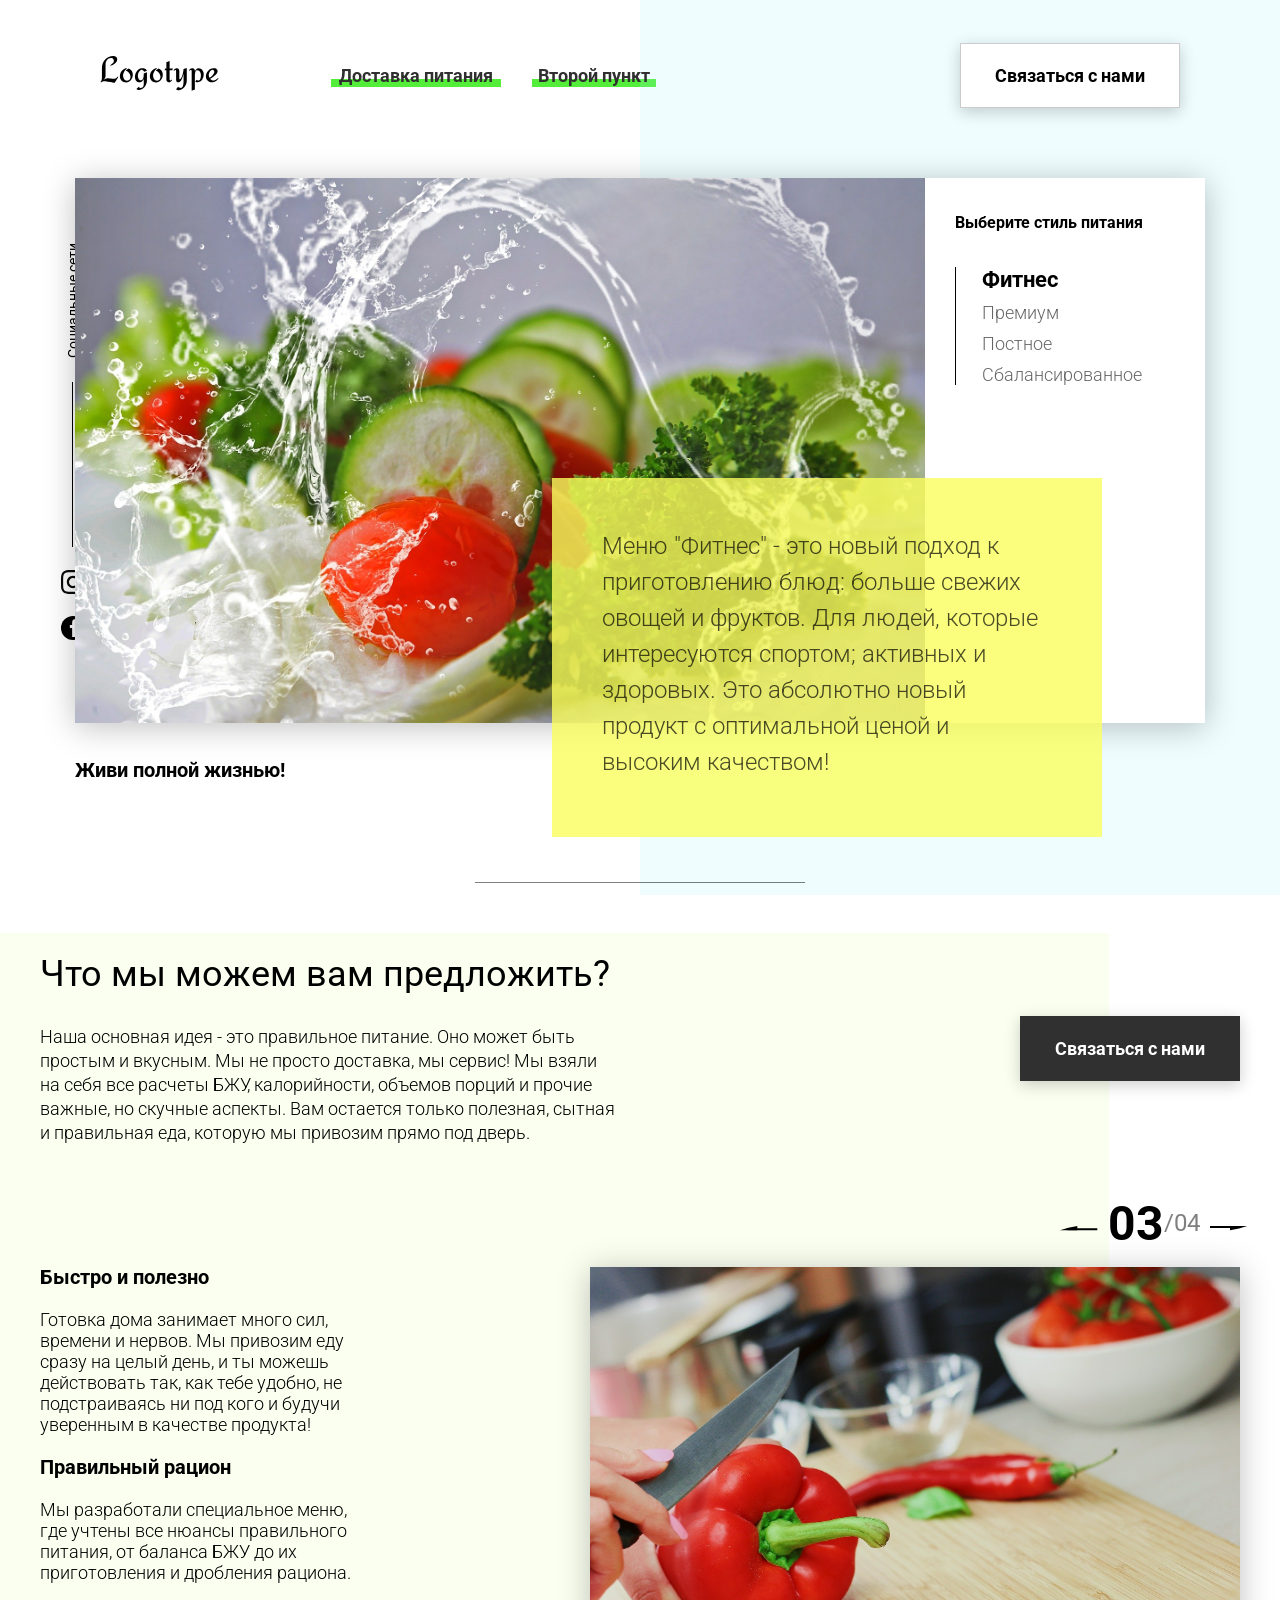
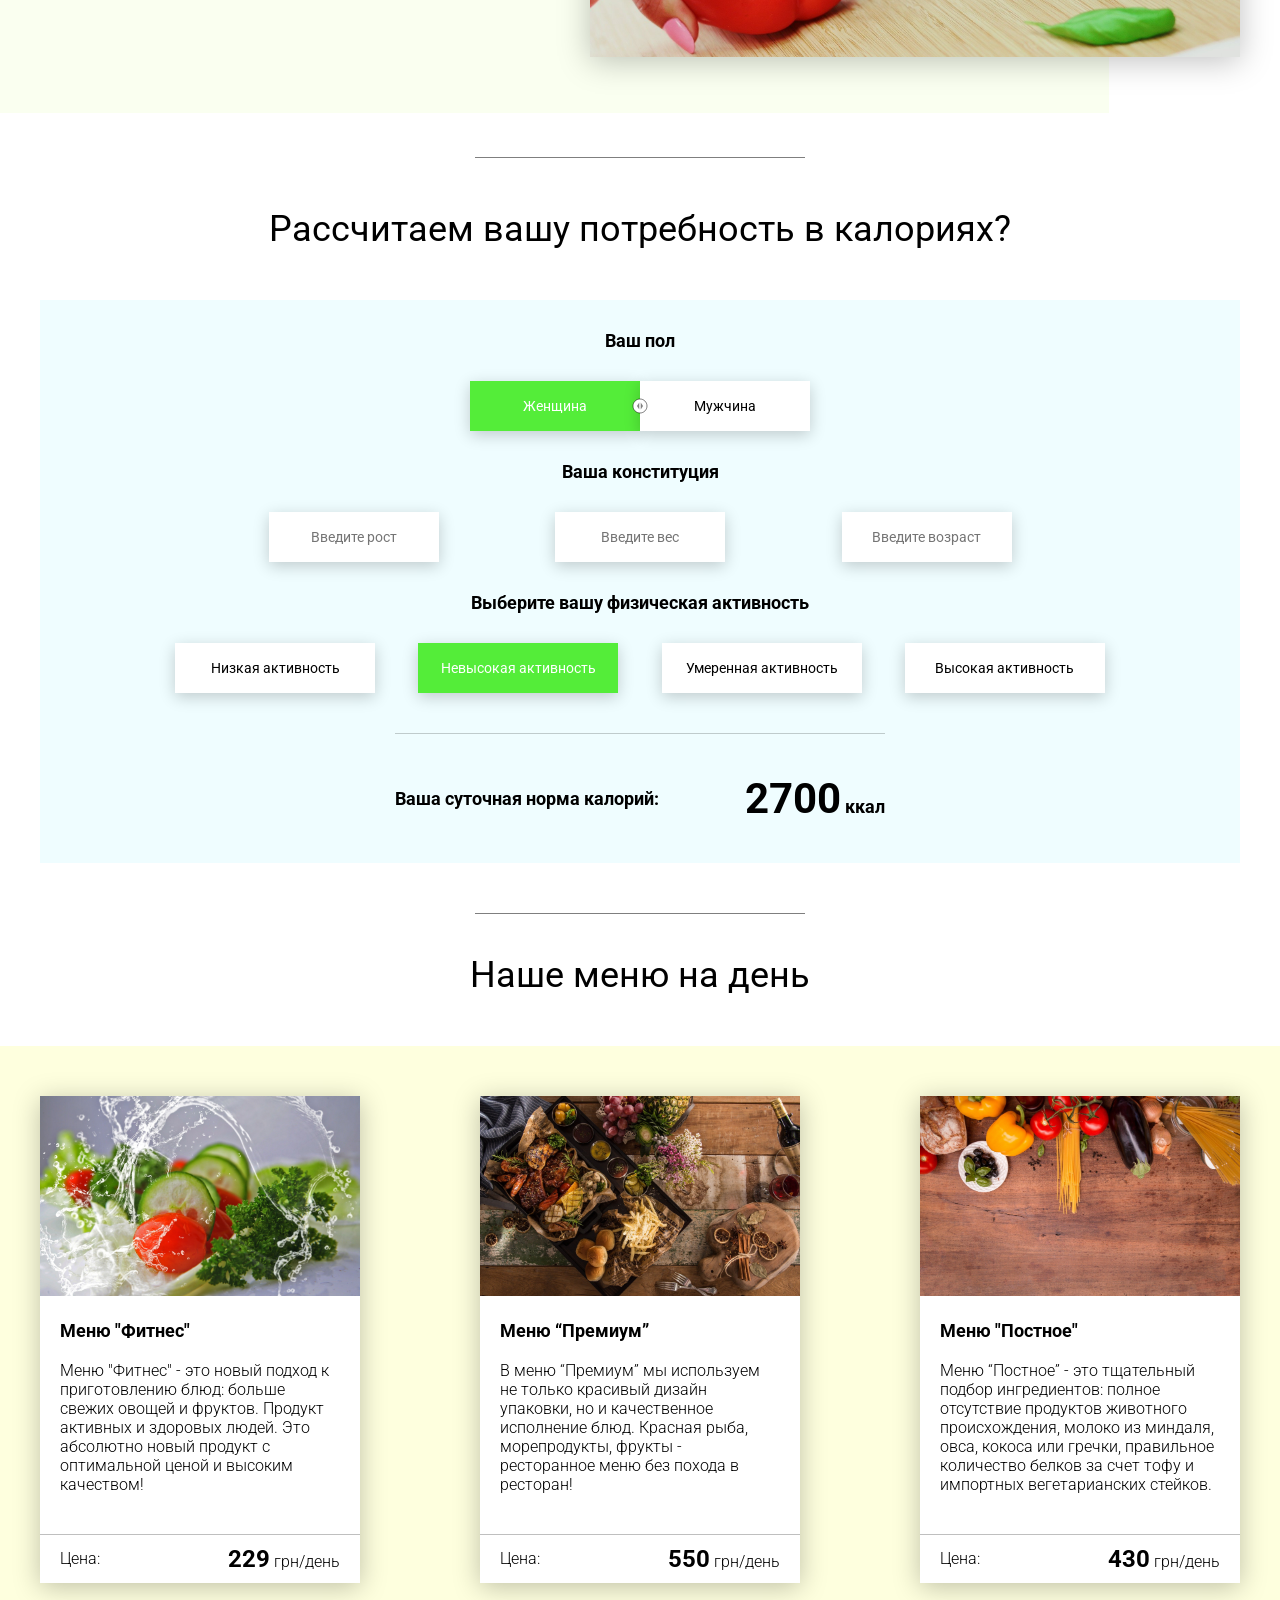
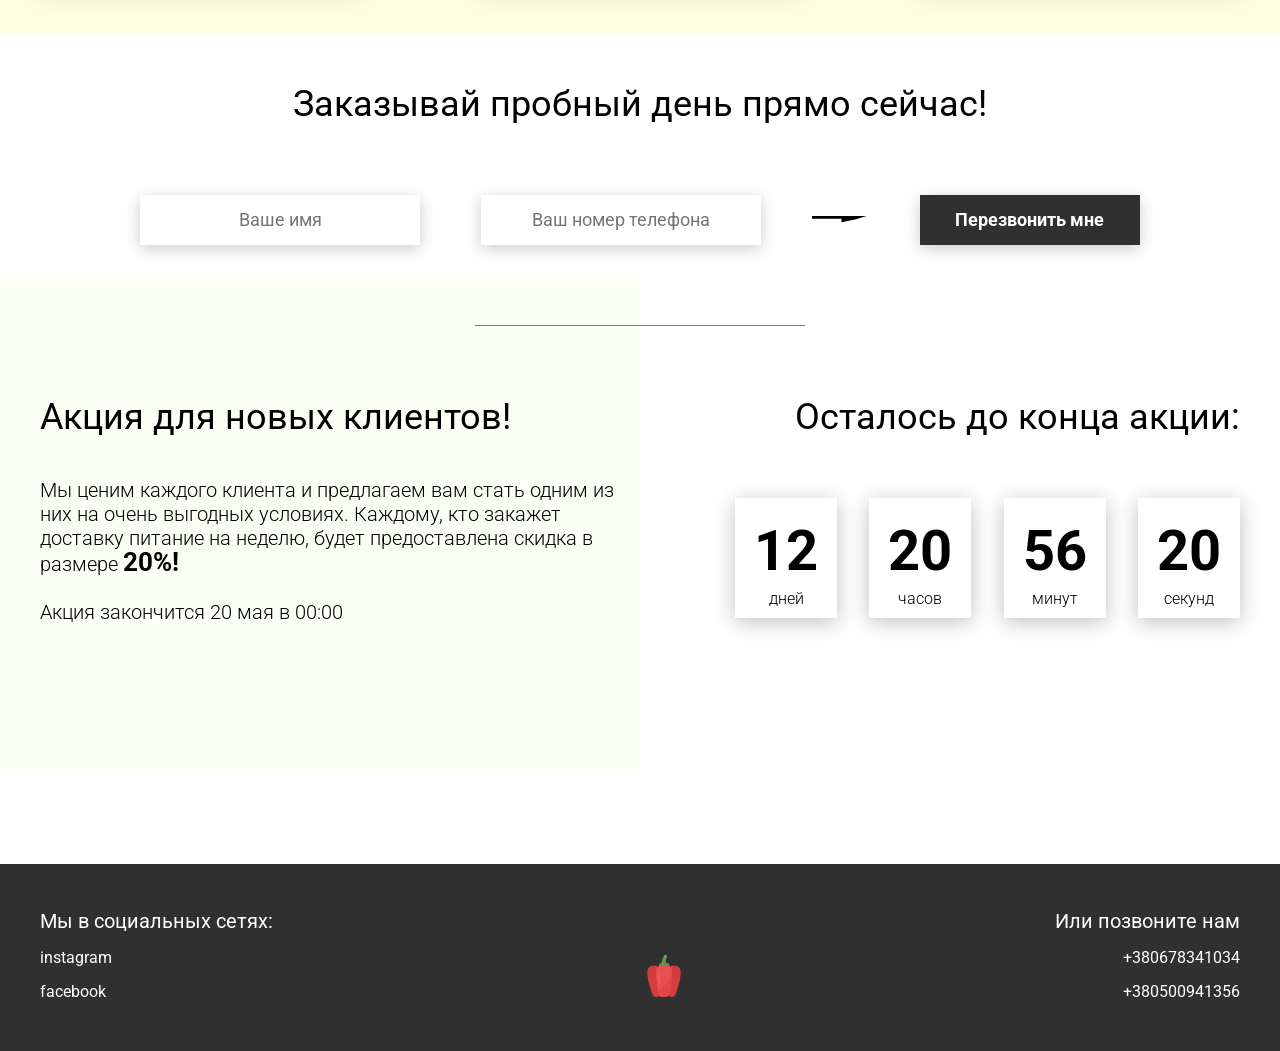
<file: unit3/task0/index.html>
<!DOCTYPE html>
<html lang="en">
<head>
    <meta charset="UTF-8">
    <meta name="viewport" content="width=device-width, initial-scale=1.0">
    <title>Food</title>
    <link rel="stylesheet" href="css/style.css">
</head>
<body>
    <header class="header">
        <div class="header__left-block">
            <div class="header__logo">
                <img src="icons/logo.svg" alt="Логотип">
            </div>
            <nav class="header__links">
                <a href="#" class="header__link">Доставка питания</a>
                <a href="#" class="header__link">Второй пункт</a>
            </nav>
        </div>
        <div class="header__right-block">
            <button class="btn btn_white">Связаться с нами</button>
        </div>
    </header>
    <div class="sidepanel">
        <div class="sidepanel__text"><span>Социальные сети</span></div>
        <div class="sidepanel__divider"></div>
        <a href="#" class="sidepanel__icon">
            <img src="icons/instagram.svg" alt="instagram">
        </a>
        <a href="#" class="sidepanel__icon">
            <img src="icons/facebook.svg" alt="facebook">
        </a>
    </div>

    <div class="preview">
        <div class="bgc_blue"></div>
        <div class="container">
            <div class="tabcontainer">
                <div class="tabcontent">
                    <img src="img/tabs/vegy.jpg" alt="vegy">
                    <div class="tabcontent__descr">
                        Меню "Фитнес" - это новый подход к приготовлению блюд: больше свежих овощей и фруктов. Для людей, которые интересуются спортом; активных и здоровых. Это абсолютно новый продукт с оптимальной ценой и высоким качеством!
                    </div>
                </div>
                <!-- <div class="tabcontent">
                    <img src="img/tabs/elite.jpg" alt="elite">
                    <div class="tabcontent__descr">
                        Меню “Премиум” - мы используем не только красивый дизайн упаковки, но и качественное исполнение блюд. Красная рыба, морепродукты, фрукты - ресторанное меню без похода в ресторан!                                     
                    </div>
                </div> -->
                <!-- <div class="tabcontent">
                    <img src="img/tabs/post.jpg" alt="post">
                    <div class="tabcontent__descr">
                        Наше специальное “Постное меню” - это тщательный подбор ингредиентов: полное отсутствие продуктов животного происхождения. Полная гармония с собой и природой в каждом элементе! Все будет Ом!                                     
                    </div>
                </div>
                <div class="tabcontent">
                    <img src="img/tabs/vegy.jpg" alt="vegy">
                    <div class="tabcontent__descr">
                        Меню "Сбалансированное" - это соответствие вашего рациона всем научным рекомендациям. Мы тщательно просчитываем вашу потребность в к/б/ж/у и создаем лучшие блюда для вас.
                    </div>
                </div> -->
                <div class="tabheader">
                    <h3>Выберите стиль питания</h3>
                    <div class="tabheader__items">
                        <div class="tabheader__item tabheader__item_active">Фитнес</div>
                        <div class="tabheader__item">Премиум</div>
                        <div class="tabheader__item">Постное</div>
                        <div class="tabheader__item">Сбалансированное</div>
                    </div>
                </div>
            </div>
            <div class="preview__life">Живи полной жизнью!</div>
        </div>
    </div>

    <div class="divider"></div>

    <div class="offer">
        <div class="bgc_y"></div>
        <div class="container">
            <div class="offer__text">
                <h2 class="title">Что мы можем вам предложить?</h2>
                <div class="offer__descr">
                    Наша основная идея - это правильное питание. Оно может быть простым и вкусным. Мы не просто доставка, мы сервис! Мы взяли на себя все расчеты БЖУ, калорийности, объемов порций и прочие важные, но скучные аспекты. Вам остается только полезная, сытная и правильная еда, которую мы привозим прямо под дверь.
                </div>
            </div>
            <div class="offer__action">
                <button class="btn btn_dark">Связаться с нами</button>
            </div>
        </div>
        <div class="container">
            <div class="offer__advantages">
                <h2>Быстро и полезно</h2>
                <div class="offer__advantages-text">
                    Готовка дома занимает много сил, времени и нервов. Мы привозим еду сразу на целый день, и ты можешь действовать так, как тебе удобно, не подстраиваясь ни под кого и будучи уверенным в качестве продукта!
                </div>
                <h2>Правильный рацион</h2>
                <div class="offer__advantages-text">
                    Мы разработали специальное меню, где учтены все нюансы правильного питания, от баланса БЖУ до их приготовления и дробления рациона.
                </div>
            </div>
            <div class="offer__slider">
                <div class="offer__slider-counter">
                    <div class="offer__slider-prev">
                        <img src="icons/left.svg" alt="prev">
                    </div>
                    <span id="current">03</span>
                    /
                    <span id="total">04</span>
                    <div class="offer__slider-next">
                        <img src="icons/right.svg" alt="next">
                    </div>
                </div>
                <div class="offer__slider-wrapper">
                    <div class="offer__slide">
                        <img src="img/slider/pepper.jpg" alt="pepper">
                    </div>
                    <!-- <div class="offer__slide">
                        <img src="img/slider/food-12.jpg" alt="food">
                    </div>
                    <div class="offer__slide">
                        <img src="img/slider/olive-oil.jpg" alt="oil">
                    </div>
                    <div class="offer__slide">
                        <img src="img/slider/paprika.jpg" alt="paprika">
                    </div> -->
                </div>
            </div>
        </div>
    </div>

    <div class="divider"></div>

    <div class="calculating">
        <div class="container">
            <h2 class="title">Рассчитаем вашу потребность в калориях?
            </h2>
            <div class="calculating__field">
                <div class="calculating__subtitle">
                    Ваш пол
                </div>
                <div class="calculating__choose" id="gender">
                    <div class="calculating__choose-item calculating__choose-item_active">Женщина</div>
                    <div class="calculating__choose-item">Мужчина</div>
                </div>

                <div class="calculating__subtitle">
                    Ваша конституция
                </div>
                <div class="calculating__choose calculating__choose_medium">
                    <input type="text" id="height" placeholder="Введите рост" class="calculating__choose-item">
                    <input type="text" id="weight" placeholder="Введите вес"  class="calculating__choose-item">
                    <input type="text" id="age" placeholder="Введите возраст" class="calculating__choose-item">
                </div>

                <div class="calculating__subtitle">
                    Выберите вашу физическая активность
                </div>
                <div class="calculating__choose calculating__choose_big">
                    <div id="low" class="calculating__choose-item">Низкая активность </div>
                    <div id="small"  class="calculating__choose-item calculating__choose-item_active">Невысокая активность</div>
                    <div id="medium" class="calculating__choose-item">Умеренная активность</div>
                    <div id="high" class="calculating__choose-item">Высокая активность</div>
                </div>

                <div class="calculating__divider"></div>

                <div class="calculating__total">
                    <div class="calculating__subtitle">
                        Ваша суточная норма калорий:
                    </div>
                    <div class="calculating__result">
                        <span>2700</span> ккал
                    </div>
                </div>
            </div>
        </div>
    </div>

    <div class="divider"></div>

    <div class="menu">
        <h2 class="title">Наше меню на день</h2>

        <div class="menu__field">
            <div class="container">
                <div class="menu__item">
                    <img src="img/tabs/vegy.jpg" alt="vegy">
                    <h3 class="menu__item-subtitle">Меню "Фитнес"</h3>
                    <div class="menu__item-descr">Меню "Фитнес" - это новый подход к приготовлению блюд: больше свежих овощей и фруктов. Продукт активных и здоровых людей. Это абсолютно новый продукт с оптимальной ценой и высоким качеством!</div>
                    <div class="menu__item-divider"></div>
                    <div class="menu__item-price">
                        <div class="menu__item-cost">Цена:</div>
                        <div class="menu__item-total"><span>229</span> грн/день</div>
                    </div>
                </div>
                <div class="menu__item">
                    <img src="img/tabs/elite.jpg" alt="elite">
                    <h3 class="menu__item-subtitle">Меню “Премиум”</h3>
                    <div class="menu__item-descr">В меню “Премиум” мы используем не только красивый дизайн упаковки, но и качественное исполнение блюд. Красная рыба, морепродукты, фрукты - ресторанное меню без похода в ресторан!</div>
                    <div class="menu__item-divider"></div>
                    <div class="menu__item-price">
                        <div class="menu__item-cost">Цена:</div>
                        <div class="menu__item-total"><span>550</span> грн/день</div>
                    </div>
                </div>
                <div class="menu__item">
                    <img src="img/tabs/post.jpg" alt="post">
                    <h3 class="menu__item-subtitle">Меню "Постное"</h3>
                    <div class="menu__item-descr">Меню “Постное” - это тщательный подбор ингредиентов: полное отсутствие продуктов животного происхождения, молоко из миндаля, овса, кокоса или гречки, правильное количество белков за счет тофу и импортных вегетарианских стейков. </div>
                    <div class="menu__item-divider"></div>
                    <div class="menu__item-price">
                        <div class="menu__item-cost">Цена:</div>
                        <div class="menu__item-total"><span>430</span> грн/день</div>
                    </div>
                </div>
            </div>
        </div>
    </div>

    <div class="order">
        <div class="container">
            <div class="title">Заказывай пробный день прямо сейчас!</div>
            <form action="#" class="order__form">
                <input required placeholder="Ваше имя" name="name" type="text" class="order__input">
                <input required placeholder="Ваш номер телефона" name="phone" type="phone" class="order__input">
                <img src="icons/right.svg" alt="right">
                <button class="btn btn_dark btn_min">Перезвонить мне</button>
            </form>
        </div>
    </div>

    <div class="divider"></div>

    <div class="promotion">
        <div class="bgc_y"></div>
        <div class="container">
            <div class="promotion__text">
                <div class="title">Акция для новых клиентов!</div>
                <div class="promotion__descr">
                    Мы ценим каждого клиента и предлагаем вам стать одним из них на очень выгодных условиях. 
                    Каждому, кто закажет доставку питание на неделю, будет предоставлена скидка в размере <span>20%!</span>
                    <br><br>
                    Акция закончится 20 мая в 00:00
                </div>
            </div>
            <div class="promotion__timer">
                <div class="title">Осталось до конца акции:</div>
                <div class="timer">
                    <div class="timer__block">
                        <span id="days">12</span>
                        дней
                    </div>
                    <div class="timer__block">
                        <span id="hours">20</span>
                        часов
                    </div>
                    <div class="timer__block">
                        <span id="minutes">56</span>
                        минут
                    </div>
                    <div class="timer__block">
                        <span id="seconds">20</span>
                        секунд
                    </div>
                </div>
            </div>
        </div>
    </div>

    <footer class="footer">
        <div class="container">
            <div class="social">
                <div class="subtitle">Мы в социальных сетях:</div>
                <a href="#" class="link">instagram</a>
                <a href="#" class="link">facebook</a>
            </div>
            <div class="pepper">
                <img src="icons/veg.svg" alt="pepper">
            </div>
            <div class="call">
                <div class="subtitle">Или позвоните нам</div>
                <a href="#" class="link">+380678341034</a>
                <a href="#" class="link">+380500941356</a>
            </div>
        </div>
    </footer>

    <div class="modal">
        <div class="modal__dialog">
            <div class="modal__content">
                <form action="#">
                    <div class="modal__close">&times;</div>
                    <div class="modal__title">Мы свяжемся с вами как можно быстрее!</div>
                    <input required placeholder="Ваше имя" name="name" type="text" class="modal__input">
                    <input required placeholder="Ваш номер телефона" name="phone" type="phone" class="modal__input">
                    <button class="btn btn_dark btn_min">Перезвонить мне</button>
                </form>
            </div>
        </div>
    </div>
</body>
</html>
</file>
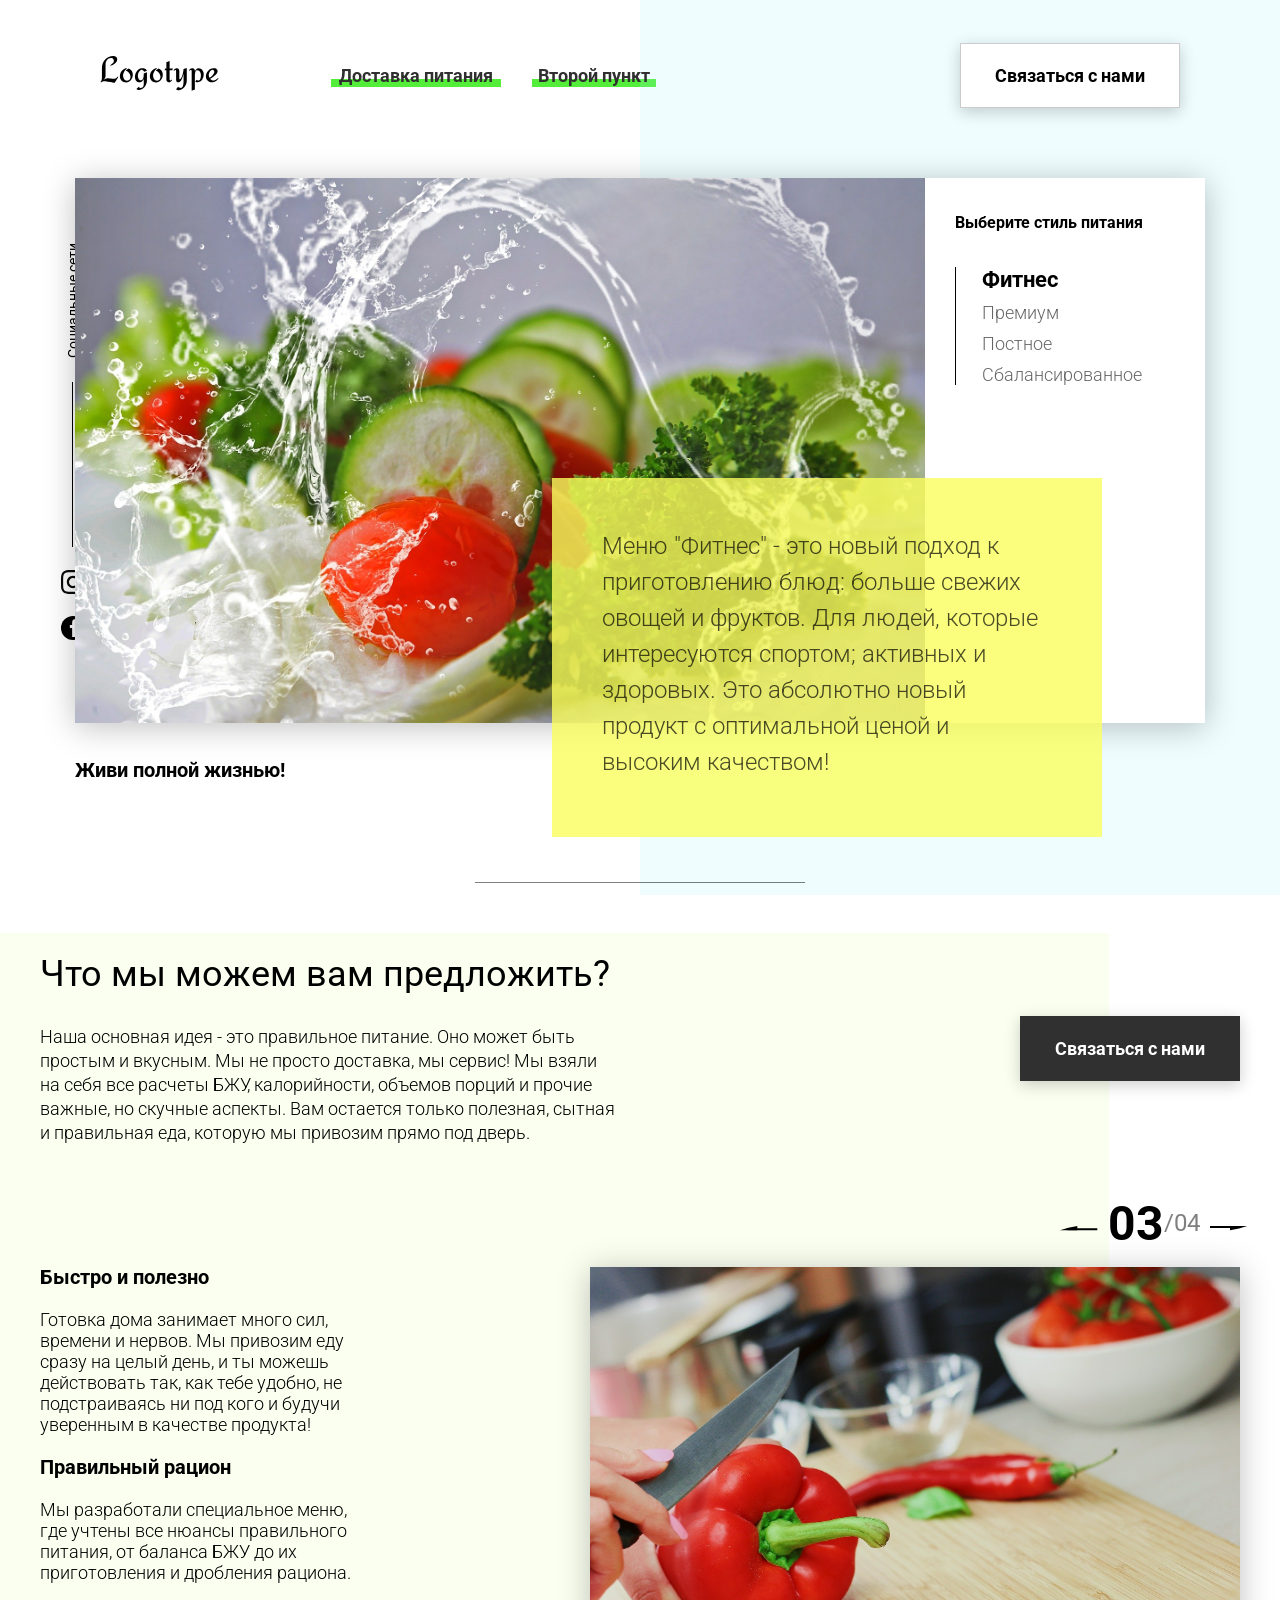
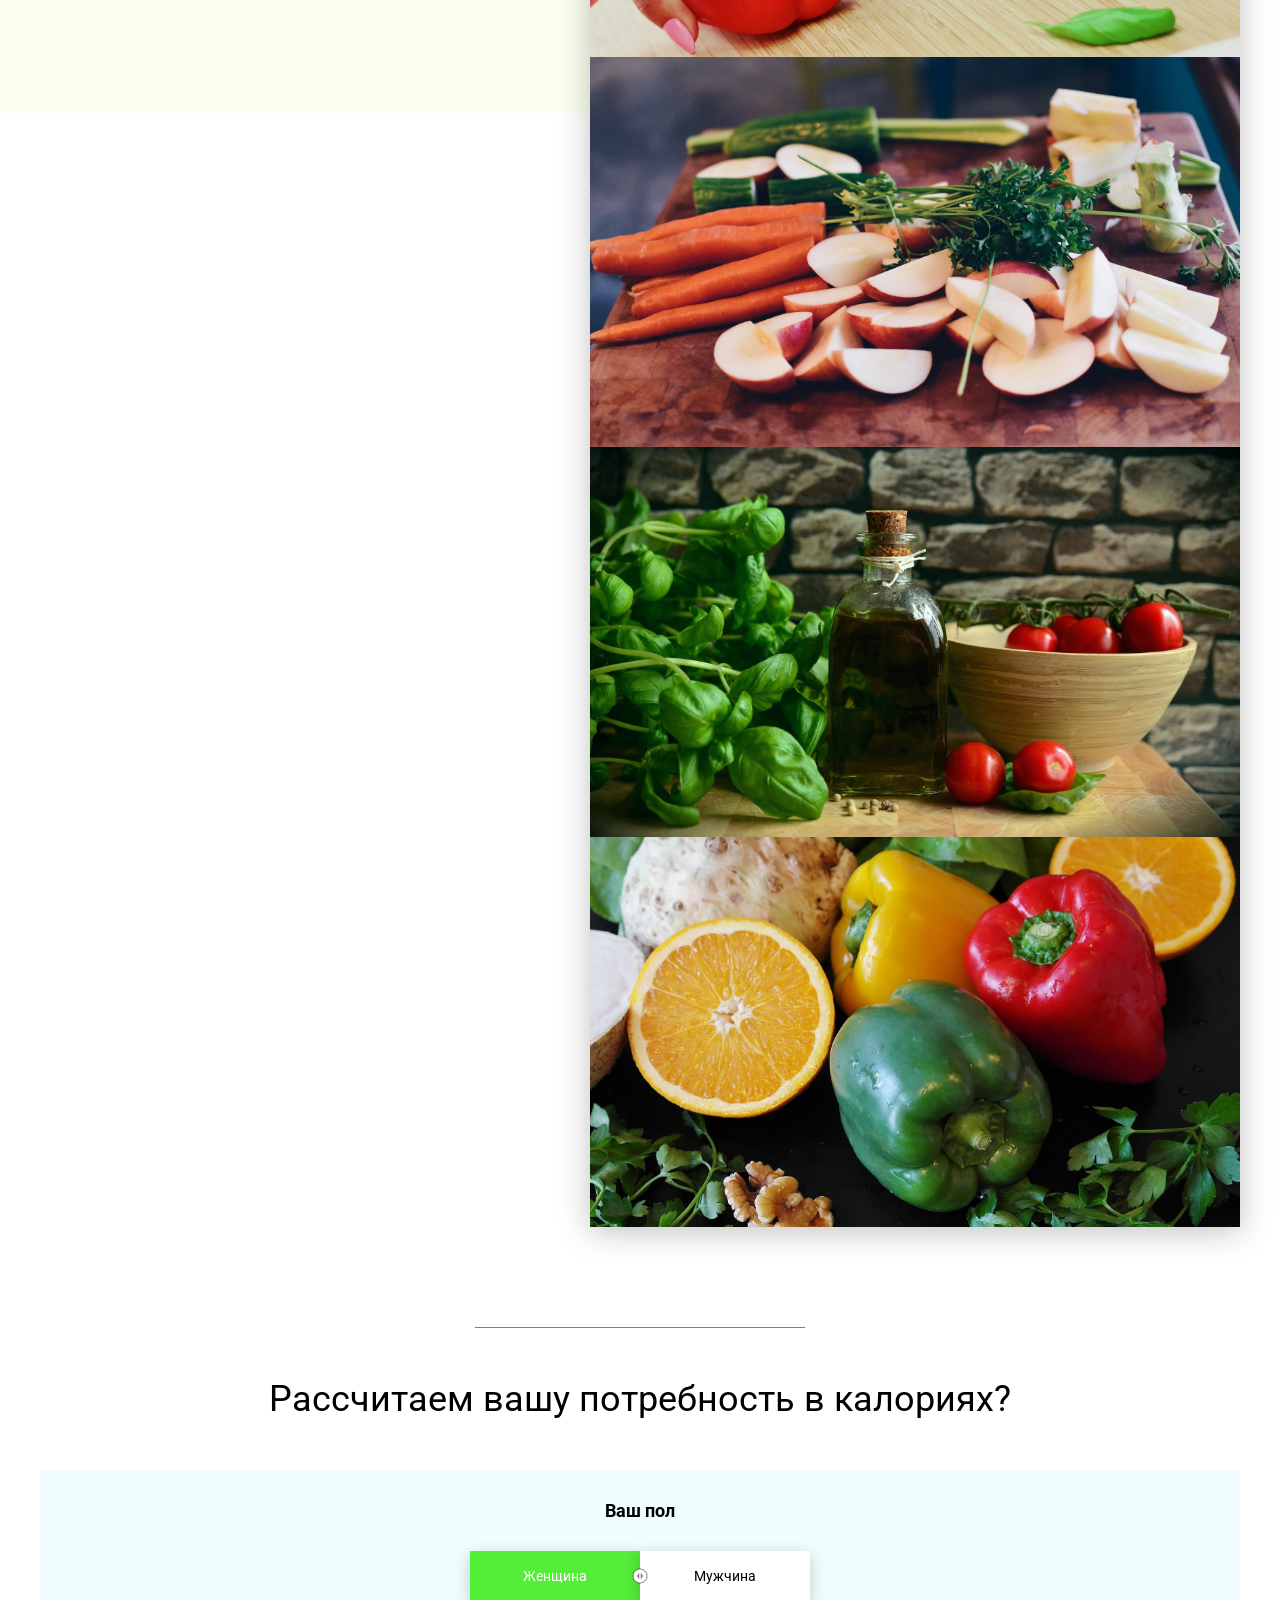
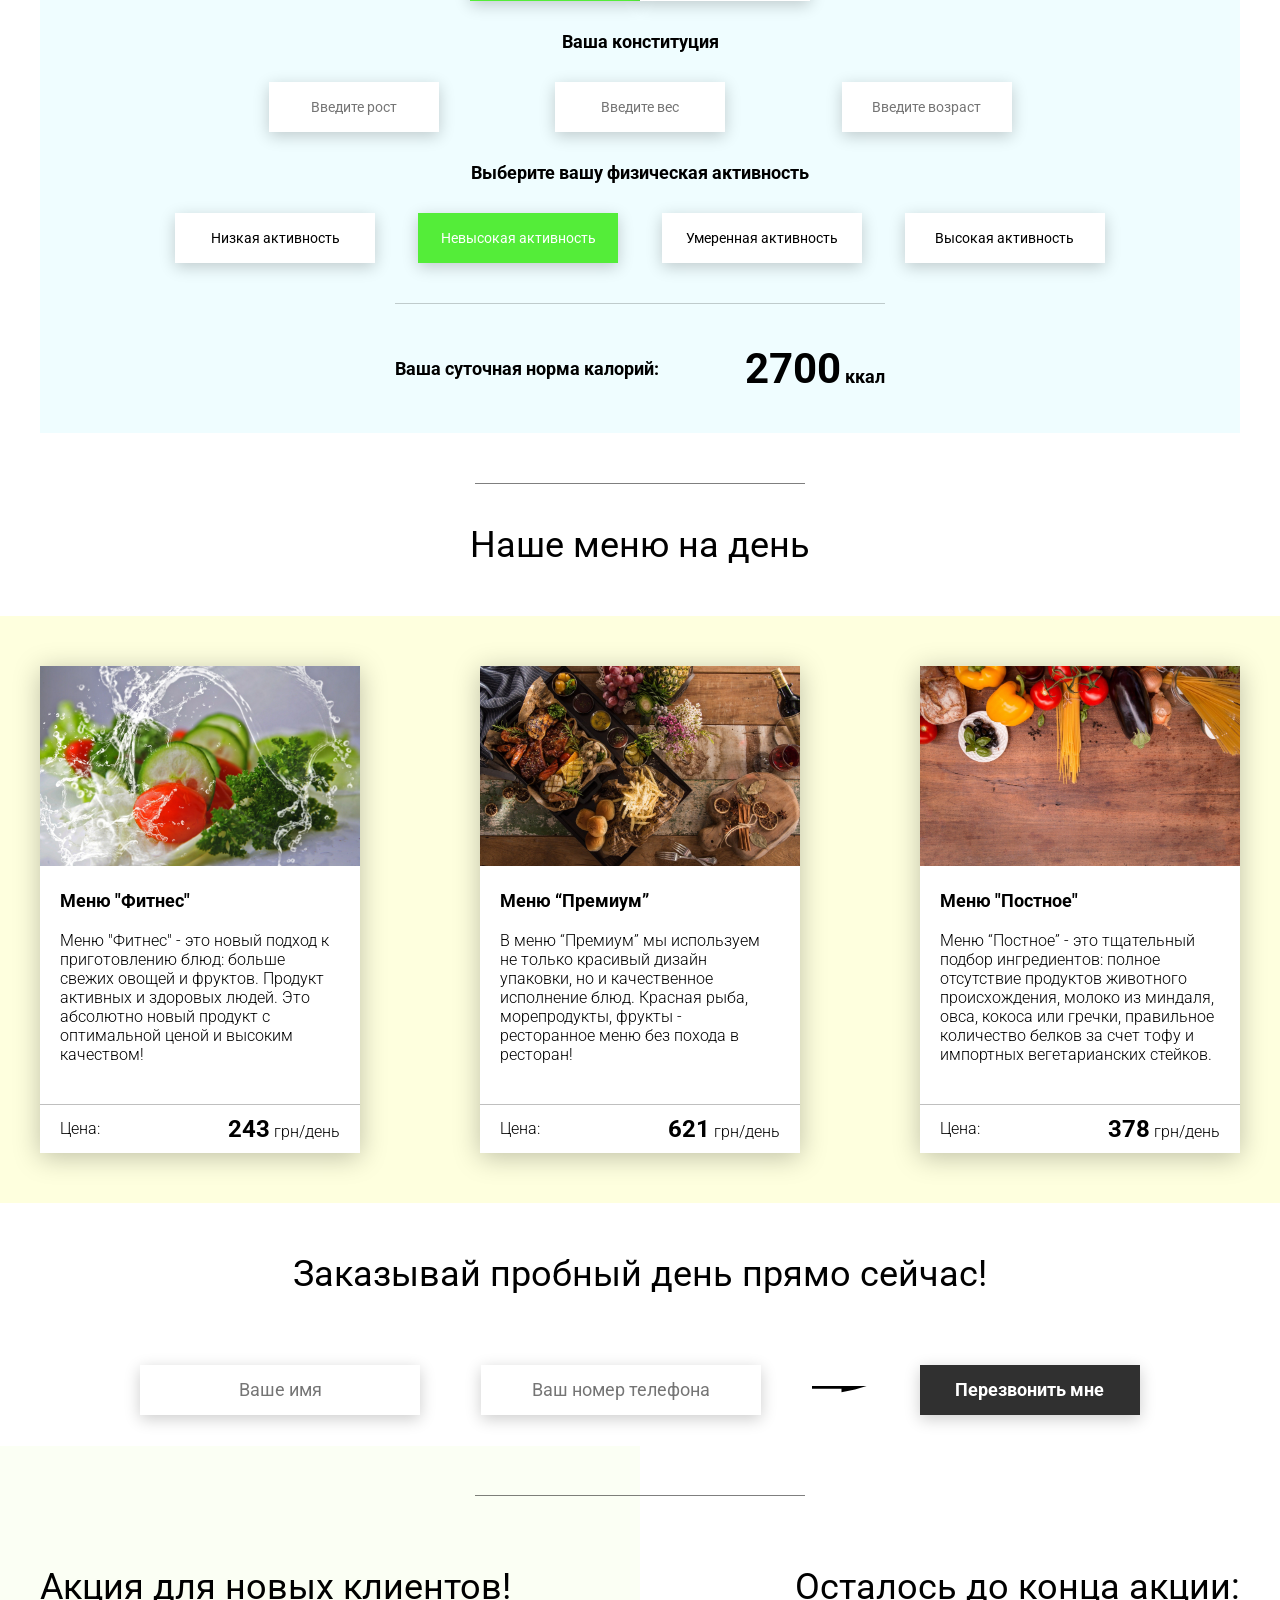
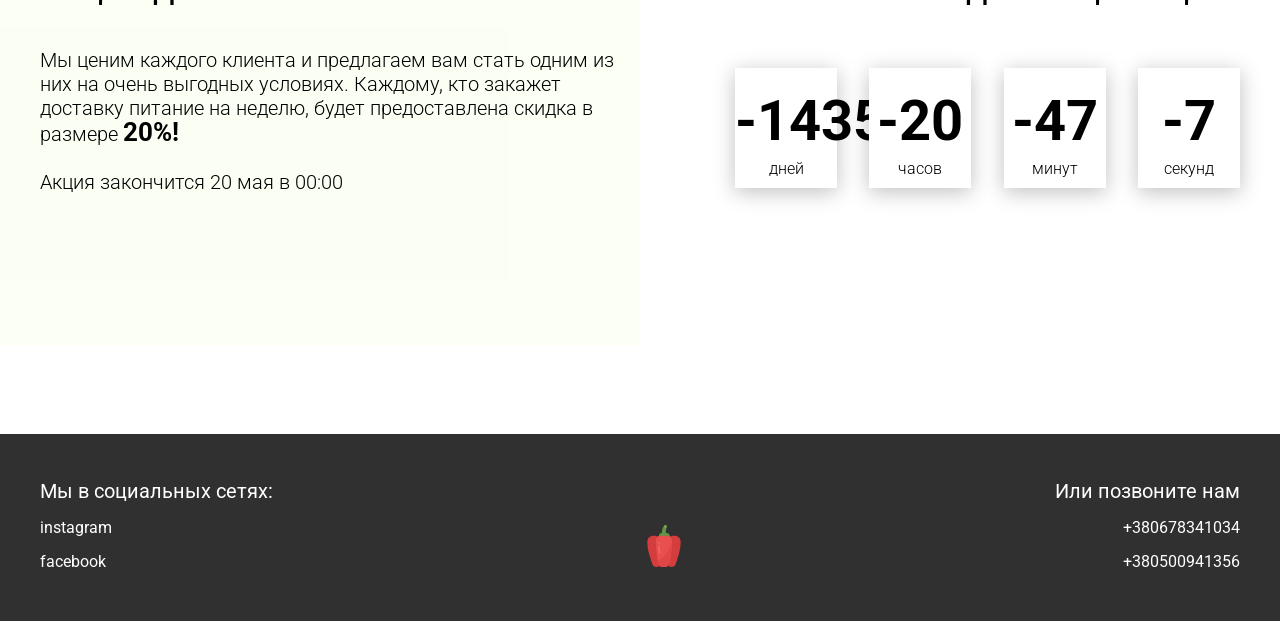
<file: unit3/task1/index.html>
<!DOCTYPE html>
<html lang="en">
<head>
    <meta charset="UTF-8">
    <meta name="viewport" content="width=device-width, initial-scale=1.0">
    <title>Food</title>
    <link rel="stylesheet" href="css/style.css">
</head>
<body>
    <header class="header">
        <div class="header__left-block">
            <div class="header__logo">
                <img src="icons/logo.svg" alt="Логотип">
            </div>
            <nav class="header__links">
                <a href="#" class="header__link">Доставка питания</a>
                <a href="#" class="header__link">Второй пункт</a>
            </nav>
        </div>
        <div class="header__right-block">
            <button data-modal class="btn btn_white">Связаться с нами</button>
        </div>
    </header>
    <div class="sidepanel">
        <div class="sidepanel__text"><span>Социальные сети</span></div>
        <div class="sidepanel__divider"></div>
        <a href="#" class="sidepanel__icon">
            <img src="icons/instagram.svg" alt="instagram">
        </a>
        <a href="#" class="sidepanel__icon">
            <img src="icons/facebook.svg" alt="facebook">
        </a>
    </div>

    <div class="preview">
        <div class="bgc_blue"></div>
        <div class="container">
            <div class="tabcontainer">
                <div class="tabcontent">
                    <img src="img/tabs/vegy.jpg" alt="vegy">
                    <div class="tabcontent__descr">
                        Меню "Фитнес" - это новый подход к приготовлению блюд: больше свежих овощей и фруктов. Для людей, которые интересуются спортом; активных и здоровых. Это абсолютно новый продукт с оптимальной ценой и высоким качеством!
                    </div>
                </div>
                <div class="tabcontent">
                    <img src="img/tabs/elite.jpg" alt="elite">
                    <div class="tabcontent__descr">
                        Меню “Премиум” - мы используем не только красивый дизайн упаковки, но и качественное исполнение блюд. Красная рыба, морепродукты, фрукты - ресторанное меню без похода в ресторан!                                     
                    </div>
                </div> 
                <div class="tabcontent">
                    <img src="img/tabs/post.jpg" alt="post">
                    <div class="tabcontent__descr">
                        Наше специальное “Постное меню” - это тщательный подбор ингредиентов: полное отсутствие продуктов животного происхождения. Полная гармония с собой и природой в каждом элементе! Все будет Ом!                                     
                    </div>
                </div>
                <div class="tabcontent">
                    <img src="img/tabs/vegy.jpg" alt="vegy">
                    <div class="tabcontent__descr">
                        Меню "Сбалансированное" - это соответствие вашего рациона всем научным рекомендациям. Мы тщательно просчитываем вашу потребность в к/б/ж/у и создаем лучшие блюда для вас.
                    </div>
                </div>
                <div class="tabheader">
                    <h3>Выберите стиль питания</h3>
                    <div class="tabheader__items">
                        <div class="tabheader__item tabheader__item_active">Фитнес</div>
                        <div class="tabheader__item">Премиум</div>
                        <div class="tabheader__item">Постное</div>
                        <div class="tabheader__item">Сбалансированное</div>
                    </div>
                </div>
            </div>
            <div class="preview__life">Живи полной жизнью!</div>
        </div>
    </div>

    <div class="divider"></div>

    <div class="offer">
        <div class="bgc_y"></div>
        <div class="container">
            <div class="offer__text">
                <h2 class="title">Что мы можем вам предложить?</h2>
                <div class="offer__descr">
                    Наша основная идея - это правильное питание. Оно может быть простым и вкусным. Мы не просто доставка, мы сервис! Мы взяли на себя все расчеты БЖУ, калорийности, объемов порций и прочие важные, но скучные аспекты. Вам остается только полезная, сытная и правильная еда, которую мы привозим прямо под дверь.
                </div>
            </div>
            <div class="offer__action">
                <butto data-modal class="btn btn_dark">Связаться с нами</butto>
            </div>
        </div>
        <div class="container">
            <div class="offer__advantages">
                <h2>Быстро и полезно</h2>
                <div class="offer__advantages-text">
                    Готовка дома занимает много сил, времени и нервов. Мы привозим еду сразу на целый день, и ты можешь действовать так, как тебе удобно, не подстраиваясь ни под кого и будучи уверенным в качестве продукта!
                </div>
                <h2>Правильный рацион</h2>
                <div class="offer__advantages-text">
                    Мы разработали специальное меню, где учтены все нюансы правильного питания, от баланса БЖУ до их приготовления и дробления рациона.
                </div>
            </div>
            <div class="offer__slider">
                <div class="offer__slider-counter">
                    <div class="offer__slider-prev">
                        <img src="icons/left.svg" alt="prev">
                    </div>
                    <span id="current">03</span>
                    /
                    <span id="total">04</span>
                    <div class="offer__slider-next">
                        <img src="icons/right.svg" alt="next">
                    </div>
                </div>
                <div class="offer__slider-wrapper">
                    <div class="offer__slide">
                        <img src="img/slider/pepper.jpg" alt="pepper">
                    </div>
                    <div class="offer__slide">
                        <img src="img/slider/food-12.jpg" alt="food">
                    </div>
                    <div class="offer__slide">
                        <img src="img/slider/olive-oil.jpg" alt="oil">
                    </div>
                    <div class="offer__slide">
                        <img src="img/slider/paprika.jpg" alt="paprika">
                    </div>
                </div>
            </div>
        </div>
    </div>

    <div class="divider"></div>

    <div class="calculating">
        <div class="container">
            <h2 class="title">Рассчитаем вашу потребность в калориях?
            </h2>
            <div class="calculating__field">
                <div class="calculating__subtitle">
                    Ваш пол
                </div>
                <div class="calculating__choose" id="gender">
                    <div class="calculating__choose-item calculating__choose-item_active">Женщина</div>
                    <div class="calculating__choose-item">Мужчина</div>
                </div>

                <div class="calculating__subtitle">
                    Ваша конституция
                </div>
                <div class="calculating__choose calculating__choose_medium">
                    <input type="text" id="height" placeholder="Введите рост" class="calculating__choose-item">
                    <input type="text" id="weight" placeholder="Введите вес"  class="calculating__choose-item">
                    <input type="text" id="age" placeholder="Введите возраст" class="calculating__choose-item">
                </div>

                <div class="calculating__subtitle">
                    Выберите вашу физическая активность
                </div>
                <div class="calculating__choose calculating__choose_big">
                    <div id="low" class="calculating__choose-item">Низкая активность </div>
                    <div id="small"  class="calculating__choose-item calculating__choose-item_active">Невысокая активность</div>
                    <div id="medium" class="calculating__choose-item">Умеренная активность</div>
                    <div id="high" class="calculating__choose-item">Высокая активность</div>
                </div>

                <div class="calculating__divider"></div>

                <div class="calculating__total">
                    <div class="calculating__subtitle">
                        Ваша суточная норма калорий:
                    </div>
                    <div class="calculating__result">
                        <span>2700</span> ккал
                    </div>
                </div>
            </div>
        </div>
    </div>

    <div class="divider"></div>

    <div class="menu">
        <h2 class="title">Наше меню на день</h2>

        <div class="menu__field">
            <div class="container">
     
            </div>
        </div>
    </div>

    <div class="order">
        <div class="container">
            <div class="title">Заказывай пробный день прямо сейчас!</div>
            <form action="#" class="order__form">
                <input required placeholder="Ваше имя" name="name" type="text" class="order__input">
                <input required placeholder="Ваш номер телефона" name="phone" type="phone" class="order__input">
                <img src="icons/right.svg" alt="right">
                <button class="btn btn_dark btn_min">Перезвонить мне</button>
            </form>
        </div>
    </div>

    <div class="divider"></div>

    <div class="promotion">
        <div class="bgc_y"></div>
        <div class="container">
            <div class="promotion__text">
                <div class="title">Акция для новых клиентов!</div>
                <div class="promotion__descr">
                    Мы ценим каждого клиента и предлагаем вам стать одним из них на очень выгодных условиях. 
                    Каждому, кто закажет доставку питание на неделю, будет предоставлена скидка в размере <span>20%!</span>
                    <br><br>
                    Акция закончится 20 мая в 00:00
                </div>
            </div>
            <div class="promotion__timer">
                <div class="title">Осталось до конца акции:</div>
                <div class="timer">
                    <div class="timer__block">
                        <span id="days">12</span>
                        дней
                    </div>
                    <div class="timer__block">
                        <span id="hours">20</span>
                        часов
                    </div>
                    <div class="timer__block">
                        <span id="minutes">56</span>
                        минут
                    </div>
                    <div class="timer__block">
                        <span id="seconds">20</span>
                        секунд
                    </div>
                </div>
            </div>
        </div>
    </div>

    <footer class="footer">
        <div class="container">
            <div class="social">
                <div class="subtitle">Мы в социальных сетях:</div>
                <a href="#" class="link">instagram</a>
                <a href="#" class="link">facebook</a>
            </div>
            <div class="pepper">
                <img src="icons/veg.svg" alt="pepper">
            </div>
            <div class="call">
                <div class="subtitle">Или позвоните нам</div>
                <a href="#" class="link">+380678341034</a>
                <a href="#" class="link">+380500941356</a>
            </div>
        </div>
    </footer>

    <div class="modal">
        <div class="modal__dialog">
            <div class="modal__content">
                <form action="#">
                    <div data-close class="modal__close">&times;</div>
                    <div class="modal__title">Мы свяжемся с вами как можно быстрее!</div>
                    <input required placeholder="Ваше имя" name="name" type="text" class="modal__input">
                    <input required placeholder="Ваш номер телефона" name="phone" type="phone" class="modal__input">
                    <button class="btn btn_dark btn_min">Перезвонить мне</button>
                </form>
            </div>
        </div>
    </div>
    <script src="js/script.js"></script>
</body>
</html>
</file>
<file: unit3/task0/css/style.css>
@import url(https://fonts.googleapis.com/css?family=Roboto:300,400,700&display=swap&subset=cyrillic-ext);*{box-sizing:border-box;margin:0;padding:0;font-family:Roboto,sans-serif}a{text-decoration:none}.btn{width:220px;height:65px;display:flex;justify-content:center;align-items:center;background-color:#fff;font-size:18px;font-weight:700;border:1px solid rgba(0,0,0,.2);box-shadow:0 4px 15px rgba(0,0,0,.2);cursor:pointer;transition:.3s all;outline:0}.btn_white{background-color:#fff}.btn_dark{background-color:#303030;color:#fff;border:none}.btn_min{height:50px}.btn:hover{box-shadow:0 4px 30px rgba(0,0,0,.3)}.container{max-width:1200px;margin:0 auto}.divider{width:330px;height:1px;margin:0 auto;background-color:rgba(0,0,0,.5)}.title{font-size:36px;font-weight:400}.header{display:flex;justify-content:space-between;align-items:center;height:150px;padding:0 100px}.header__left-block{display:flex;justify-content:space-between;min-width:550px}.header__logo{max-width:170px}.header__logo img{width:100%}.header__links{display:flex;align-items:center}.header__link{position:relative;margin-right:45px;font-weight:700;font-size:18px;color:#303030}.header__link:after{content:'';position:absolute;display:block;width:110%;left:-5%;bottom:-1px;z-index:-1;height:8px;background:#54ed39}.header__link:last-child{margin-right:0}.sidepanel{position:fixed;left:60px;top:240px;height:400px;width:25px;display:flex;flex-direction:column;justify-content:space-between;align-items:center}.sidepanel__text{width:120px;height:120px;font-size:14px}.sidepanel__text span{display:flex;transform:rotate(-90deg) translateX(-50px)}.sidepanel__divider{width:1px;height:165px;background-color:#000}.sidepanel__icon{width:24px;height:24px}.sidepanel__icon img{width:100%}.preview{padding:28px 0 100px 0;position:relative}.preview__life{font-weight:700;font-size:20px;margin-left:35px;margin-top:35px}.bgc_blue{position:absolute;right:0;top:-155px;width:50vw;height:900px;background:rgba(146,242,255,.15);z-index:-1}.tabcontainer{display:flex;width:1130px;margin:0 auto;box-shadow:0 4px 30px rgba(0,0,0,.25)}.tabcontent{width:850px;position:relative}.tabcontent img{width:100%;height:100%;object-fit:cover}.tabcontent__descr{position:absolute;top:300px;right:-177px;width:550px;height:359px;background:rgba(251,254,93,.8);padding:50px;font-size:24px;font-weight:300;line-height:36px;color:rgba(0,0,0,.7)}.tabheader{width:280px;padding:35px 30px;background-color:#fff}.tabheader h3{font-weight:700;font-size:16px}.tabheader__items{margin-top:35px;padding-left:26px;border-left:1px solid #000}.tabheader__item{font-weight:700;font-size:18px;font-weight:300;margin-top:10px;color:rgba(0,0,0,.6);cursor:pointer;transition:.3s all}.tabheader__item_active{color:#000;font-size:22px;font-weight:700}.offer{padding:70px 0 100px 0;position:relative}.offer .container{display:flex;justify-content:space-between}.offer .bgc_y{position:absolute;width:1109px;height:780px;background:rgba(243,255,222,.45);z-index:-1;top:50px}.offer__text{width:580px}.offer__descr{font-size:18px;margin-top:30px;font-weight:300;line-height:24px}.offer__action{display:flex;align-items:center;justify-content:flex-end}.offer__advantages{width:330px;margin-top:50px}.offer__advantages h2{font-weight:700;font-size:20px;margin-top:20px}.offer__advantages h2:first-child{margin-top:70px}.offer__advantages-text{margin-top:20px;font-size:18px;font-weight:300;line-height:21px}.offer__slider{width:650px;margin-top:50px;display:flex;flex-direction:column;align-items:flex-end}.offer__slider-counter{display:flex;width:180px;align-items:center;font-size:24px;color:rgba(0,0,0,.5)}.offer__slider-wrapper{width:100%;margin-top:15px;box-shadow:0 4px 30px rgba(0,0,0,.25)}.offer__slider-prev{margin-right:10px;cursor:pointer}.offer__slider-next{margin-left:10px;cursor:pointer}.offer__slider #current{font-size:48px;font-weight:700;color:#000}.offer__slide{width:100%;height:390px}.offer__slide img{width:100%;height:100%;object-fit:cover}.calculating{padding:50px 0}.calculating .title{text-align:center}.calculating__field{width:100%;margin-top:50px;background:rgba(146,242,255,.15);padding:30px 0 40px 0}.calculating__subtitle{text-align:center;font-size:18px;font-weight:700;margin-top:30px}.calculating__subtitle:first-child{margin-top:0}.calculating #gender:after{content:'';position:absolute;top:50%;transform:translateY(-50%);display:block;width:16px;height:16px;background:url(../icons/switch.svg) center center/cover no-repeat}.calculating__choose{position:relative;display:flex;margin-top:30px;justify-content:center}.calculating__choose-item{display:flex;align-items:center;justify-content:center;width:170px;height:50px;padding:0 10px;background:#fff;box-shadow:0 4px 15px rgba(0,0,0,.2);border:none;text-align:center;font-size:14px;cursor:pointer;outline:0;transition:.3s all}.calculating__choose-item_active{color:#fff;background-color:#54ed39}.calculating__choose_medium{width:743px;justify-content:space-between;margin:30px auto 0 auto}.calculating__choose_big{width:930px;justify-content:space-between;margin:30px auto 0 auto}.calculating__choose_big .calculating__choose-item{width:200px}.calculating__divider{width:490px;height:1px;margin:40px auto;background-color:rgba(0,0,0,.2)}.calculating__total{width:490px;margin:0 auto;display:flex;justify-content:space-between;align-items:center}.calculating__result{font-size:18px;font-weight:700}.calculating__result span{font-size:42px}.menu{padding:40px 0 50px 0}.menu .container{display:flex;justify-content:space-between;align-items:flex-start}.menu .title{text-align:center}.menu__field{margin-top:50px;padding:50px 0;width:100%;background:rgba(249,254,126,.25)}.menu__item{width:320px;min-height:450px;background:#fff;box-shadow:0 4px 25px rgba(0,0,0,.25);font-size:16px;font-weight:300}.menu__item img{width:100%;height:200px;object-fit:cover}.menu__item-subtitle{font-weight:700;font-size:18px;padding:0 20px;margin-top:20px}.menu__item-descr{margin-top:20px;padding:0 20px}.menu__item-divider{width:100%;height:1px;background-color:rgba(0,0,0,.25);margin-top:40px}.menu__item-price{display:flex;justify-content:space-between;align-items:center;padding:10px 20px}.menu__item-price span{font-size:24px;font-weight:700}.order{padding-bottom:80px}.order .title{text-align:center}.order__form{margin-top:70px;padding:0 100px;display:flex;justify-content:space-between;align-items:center}.order__form img{transform:scale(1.5)}.order__input{width:280px;height:50px;background:#fff;box-shadow:0 4px 15px rgba(0,0,0,.2);border:none;font-size:18px;text-align:center;padding:0 20px;outline:0}.promotion{padding:70px 0 240px 0;position:relative}.promotion .container{display:flex}.promotion .bgc_y{position:absolute;width:50%;height:499px;background:rgba(243,255,222,.35);z-index:-1;top:-50px;left:0}.promotion__text{width:50%}.promotion__descr{margin-top:40px;font-size:20px;line-height:24px;font-weight:300}.promotion__descr span{font-weight:700;font-size:26px}.promotion__timer{width:50%}.promotion__timer .title{text-align:right}.promotion__timer .timer{margin-top:60px;padding-left:95px;display:flex;justify-content:space-between;align-items:center}.promotion__timer .timer__block{width:102px;height:120px;background:#fff;box-shadow:0 4px 20px rgba(0,0,0,.25);font-size:16px;font-weight:300;text-align:center}.promotion__timer .timer__block span{display:block;margin-top:20px;margin-bottom:5px;font-size:56px;font-weight:700}.footer{min-height:180px;background-color:#303030;padding:45px 0 50px 0;color:#fff}.footer .container{height:100%;display:flex;justify-content:space-between;align-items:flex-end}.footer .subtitle{font-size:20px}.footer .link{display:block;margin-top:15px;font-size:16px;color:#fff}.footer .call{text-align:right}.modal{position:fixed;top:0;left:0;z-index:1050;display:none;width:100%;height:100%;overflow:hidden;background-color:rgba(0,0,0,.5)}.modal__dialog{max-width:500px;margin:40px auto}.modal__content{position:relative;width:100%;padding:40px;background-color:#fff;border:1px solid rgba(0,0,0,.2);border-radius:4px;max-height:80vh;overflow-y:auto}.modal__close{position:absolute;top:8px;right:14px;font-size:30px;color:#000;opacity:.5;font-weight:700;border:none;background-color:transparent;cursor:pointer}.modal__title{text-align:center;font-size:22px;text-transform:uppercase}.modal__input{display:block;margin:20px auto 20px auto;width:280px;height:50px;background:#fff;box-shadow:0 4px 15px rgba(0,0,0,.2);border:none;font-size:18px;text-align:center;padding:0 20px;outline:0}.modal .btn{display:block;width:280px;margin:0 auto}
</file>
<file: unit3/task1/css/style.css>
@import url(https://fonts.googleapis.com/css?family=Roboto:300,400,700&display=swap&subset=cyrillic-ext);*{box-sizing:border-box;margin:0;padding:0;font-family:Roboto,sans-serif}a{text-decoration:none}.btn{width:220px;height:65px;display:flex;justify-content:center;align-items:center;background-color:#fff;font-size:18px;font-weight:700;border:1px solid rgba(0,0,0,.2);box-shadow:0 4px 15px rgba(0,0,0,.2);cursor:pointer;transition:.3s all;outline:0}.btn_white{background-color:#fff}.btn_dark{background-color:#303030;color:#fff;border:none}.btn_min{height:50px}.btn:hover{box-shadow:0 4px 30px rgba(0,0,0,.3)}.container{max-width:1200px;margin:0 auto}.divider{width:330px;height:1px;margin:0 auto;background-color:rgba(0,0,0,.5)}.title{font-size:36px;font-weight:400}.header{display:flex;justify-content:space-between;align-items:center;height:150px;padding:0 100px}.header__left-block{display:flex;justify-content:space-between;min-width:550px}.header__logo{max-width:170px}.header__logo img{width:100%}.header__links{display:flex;align-items:center}.header__link{position:relative;margin-right:45px;font-weight:700;font-size:18px;color:#303030}.header__link:after{content:'';position:absolute;display:block;width:110%;left:-5%;bottom:-1px;z-index:-1;height:8px;background:#54ed39}.header__link:last-child{margin-right:0}.sidepanel{position:fixed;left:60px;top:240px;height:400px;width:25px;display:flex;flex-direction:column;justify-content:space-between;align-items:center}.sidepanel__text{width:120px;height:120px;font-size:14px}.sidepanel__text span{display:flex;transform:rotate(-90deg) translateX(-50px)}.sidepanel__divider{width:1px;height:165px;background-color:#000}.sidepanel__icon{width:24px;height:24px}.sidepanel__icon img{width:100%}.preview{padding:28px 0 100px 0;position:relative}.preview__life{font-weight:700;font-size:20px;margin-left:35px;margin-top:35px}.bgc_blue{position:absolute;right:0;top:-155px;width:50vw;height:900px;background:rgba(146,242,255,.15);z-index:-1}.tabcontainer{display:flex;width:1130px;margin:0 auto;box-shadow:0 4px 30px rgba(0,0,0,.25)}.tabcontent{width:850px;position:relative}.tabcontent img{width:100%;height:100%;object-fit:cover}.tabcontent__descr{position:absolute;top:300px;right:-177px;width:550px;height:359px;background:rgba(251,254,93,.8);padding:50px;font-size:24px;font-weight:300;line-height:36px;color:rgba(0,0,0,.7)}.tabheader{width:280px;padding:35px 30px;background-color:#fff}.tabheader h3{font-weight:700;font-size:16px}.tabheader__items{margin-top:35px;padding-left:26px;border-left:1px solid #000}.tabheader__item{font-weight:700;font-size:18px;font-weight:300;margin-top:10px;color:rgba(0,0,0,.6);cursor:pointer;transition:.3s all}.tabheader__item_active{color:#000;font-size:22px;font-weight:700}.offer{padding:70px 0 100px 0;position:relative}.offer .container{display:flex;justify-content:space-between}.offer .bgc_y{position:absolute;width:1109px;height:780px;background:rgba(243,255,222,.45);z-index:-1;top:50px}.offer__text{width:580px}.offer__descr{font-size:18px;margin-top:30px;font-weight:300;line-height:24px}.offer__action{display:flex;align-items:center;justify-content:flex-end}.offer__advantages{width:330px;margin-top:50px}.offer__advantages h2{font-weight:700;font-size:20px;margin-top:20px}.offer__advantages h2:first-child{margin-top:70px}.offer__advantages-text{margin-top:20px;font-size:18px;font-weight:300;line-height:21px}.offer__slider{width:650px;margin-top:50px;display:flex;flex-direction:column;align-items:flex-end}.offer__slider-counter{display:flex;width:180px;align-items:center;font-size:24px;color:rgba(0,0,0,.5)}.offer__slider-wrapper{width:100%;margin-top:15px;box-shadow:0 4px 30px rgba(0,0,0,.25)}.offer__slider-prev{margin-right:10px;cursor:pointer}.offer__slider-next{margin-left:10px;cursor:pointer}.offer__slider #current{font-size:48px;font-weight:700;color:#000}.offer__slide{width:100%;height:390px}.offer__slide img{width:100%;height:100%;object-fit:cover}.calculating{padding:50px 0}.calculating .title{text-align:center}.calculating__field{width:100%;margin-top:50px;background:rgba(146,242,255,.15);padding:30px 0 40px 0}.calculating__subtitle{text-align:center;font-size:18px;font-weight:700;margin-top:30px}.calculating__subtitle:first-child{margin-top:0}.calculating #gender:after{content:'';position:absolute;top:50%;transform:translateY(-50%);display:block;width:16px;height:16px;background:url(../icons/switch.svg) center center/cover no-repeat}.calculating__choose{position:relative;display:flex;margin-top:30px;justify-content:center}.calculating__choose-item{display:flex;align-items:center;justify-content:center;width:170px;height:50px;padding:0 10px;background:#fff;box-shadow:0 4px 15px rgba(0,0,0,.2);border:none;text-align:center;font-size:14px;cursor:pointer;outline:0;transition:.3s all}.calculating__choose-item_active{color:#fff;background-color:#54ed39}.calculating__choose_medium{width:743px;justify-content:space-between;margin:30px auto 0 auto}.calculating__choose_big{width:930px;justify-content:space-between;margin:30px auto 0 auto}.calculating__choose_big .calculating__choose-item{width:200px}.calculating__divider{width:490px;height:1px;margin:40px auto;background-color:rgba(0,0,0,.2)}.calculating__total{width:490px;margin:0 auto;display:flex;justify-content:space-between;align-items:center}.calculating__result{font-size:18px;font-weight:700}.calculating__result span{font-size:42px}.menu{padding:40px 0 50px 0}.menu .container{display:flex;justify-content:space-between;align-items:flex-start}.menu .title{text-align:center}.menu__field{margin-top:50px;padding:50px 0;width:100%;background:rgba(249,254,126,.25)}.menu__item{width:320px;min-height:450px;background:#fff;box-shadow:0 4px 25px rgba(0,0,0,.25);font-size:16px;font-weight:300}.menu__item img{width:100%;height:200px;object-fit:cover}.menu__item-subtitle{font-weight:700;font-size:18px;padding:0 20px;margin-top:20px}.menu__item-descr{margin-top:20px;padding:0 20px}.menu__item-divider{width:100%;height:1px;background-color:rgba(0,0,0,.25);margin-top:40px}.menu__item-price{display:flex;justify-content:space-between;align-items:center;padding:10px 20px}.menu__item-price span{font-size:24px;font-weight:700}.order{padding-bottom:80px}.order .title{text-align:center}.order__form{margin-top:70px;padding:0 100px;display:flex;justify-content:space-between;align-items:center}.order__form img{transform:scale(1.5)}.order__input{width:280px;height:50px;background:#fff;box-shadow:0 4px 15px rgba(0,0,0,.2);border:none;font-size:18px;text-align:center;padding:0 20px;outline:0}.promotion{padding:70px 0 240px 0;position:relative}.promotion .container{display:flex}.promotion .bgc_y{position:absolute;width:50%;height:499px;background:rgba(243,255,222,.35);z-index:-1;top:-50px;left:0}.promotion__text{width:50%}.promotion__descr{margin-top:40px;font-size:20px;line-height:24px;font-weight:300}.promotion__descr span{font-weight:700;font-size:26px}.promotion__timer{width:50%}.promotion__timer .title{text-align:right}.promotion__timer .timer{margin-top:60px;padding-left:95px;display:flex;justify-content:space-between;align-items:center}.promotion__timer .timer__block{width:102px;height:120px;background:#fff;box-shadow:0 4px 20px rgba(0,0,0,.25);font-size:16px;font-weight:300;text-align:center}.promotion__timer .timer__block span{display:block;margin-top:20px;margin-bottom:5px;font-size:56px;font-weight:700}.footer{min-height:180px;background-color:#303030;padding:45px 0 50px 0;color:#fff}.footer .container{height:100%;display:flex;justify-content:space-between;align-items:flex-end}.footer .subtitle{font-size:20px}.footer .link{display:block;margin-top:15px;font-size:16px;color:#fff}.footer .call{text-align:right}.modal{position:fixed;top:0;left:0;z-index:1050;display:none;width:100%;height:100%;overflow:hidden;background-color:rgba(0,0,0,.5)}.modal__dialog{max-width:500px;margin:40px auto}.modal__content{position:relative;width:100%;padding:40px;background-color:#fff;border:1px solid rgba(0,0,0,.2);border-radius:4px;max-height:80vh;overflow-y:auto}.modal__close{position:absolute;top:8px;right:14px;font-size:30px;color:#000;opacity:.5;font-weight:700;border:none;background-color:transparent;cursor:pointer}.modal__title{text-align:center;font-size:22px;text-transform:uppercase}.modal__input{display:block;margin:20px auto 20px auto;width:280px;height:50px;background:#fff;box-shadow:0 4px 15px rgba(0,0,0,.2);border:none;font-size:18px;text-align:center;padding:0 20px;outline:0}.modal .btn{display:block;width:280px;margin:0 auto}.show{display:block}.hide{display:none}.fade{animation-name: fade;animation-duration: 1.5s;}@keyframes fade{from{opacity: 0.1;}to{opacity: 1;}}
</file>
